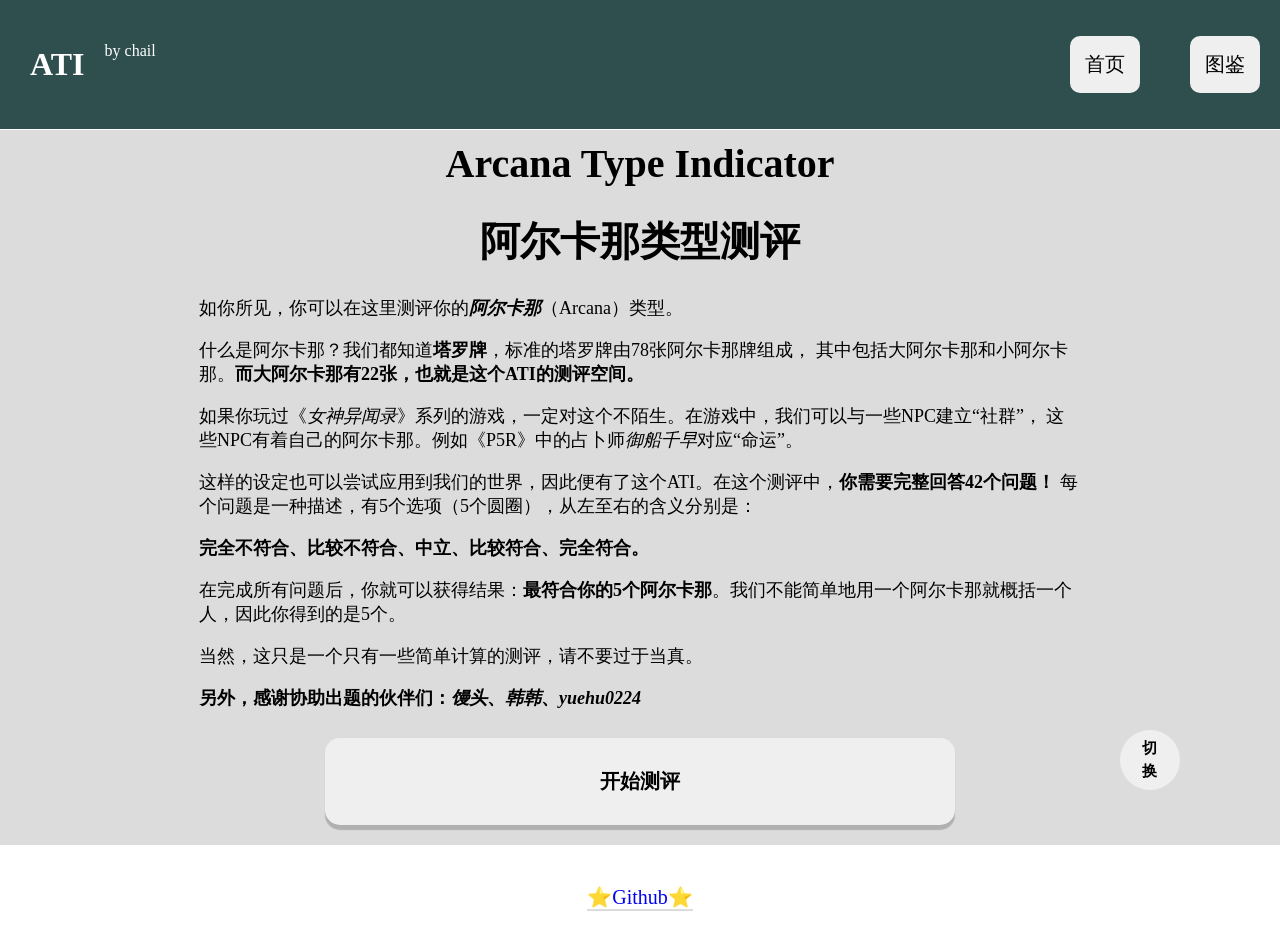
<file: index.html>
<!DOCTYPE html>
<html lang="zh-CN">
<head>
    <meta charset="UTF-8">
    <meta name="viewport" content="width=device-width, initial-scale=1.0">
    <title>ATI-鉴定你的阿尔卡那</title>
    <link rel="stylesheet" id="glo_theme" href="style.css">
    <link rel="icon" href="favicon.png">
</head>

<body>
    <header>
        <div class="info">
            <h1>ATI</h1>
            <p>by chail</p>
        </div>
        <ul>
            <li><button id="home">首页</button></li>
            <li><button id="catalog">图鉴</button></li>
        </ul>
    </header>
    <button id="theme" class="theme">切换</button>
    <div class="container">
        <div id="title-container" class="title-container">
            <h1>Arcana Type Indicator</h1>
            <h1>阿尔卡那类型测评</h1>
            <div id="brief" class="brief">
                <p>如你所见，你可以在这里测评你的<i><strong>阿尔卡那</strong></i>（Arcana）类型。</p>
                <p>什么是阿尔卡那？我们都知道<strong>塔罗牌</strong>，标准的塔罗牌由78张阿尔卡那牌组成，
                    其中包括大阿尔卡那和小阿尔卡那。<strong>而大阿尔卡那有22张，也就是这个ATI的测评空间。</strong></p>
                <p>如果你玩过《<i>女神异闻录</i>》系列的游戏，一定对这个不陌生。在游戏中，我们可以与一些NPC建立“社群”，
                    这些NPC有着自己的阿尔卡那。例如《P5R》中的占卜师<i>御船千早</i>对应“命运”。</p>
                <p>这样的设定也可以尝试应用到我们的世界，因此便有了这个ATI。在这个测评中，<strong>你需要完整回答42个问题！</strong>
                    每个问题是一种描述，有5个选项（5个圆圈），从左至右的含义分别是：</p>
                <p><strong>完全不符合、比较不符合、中立、比较符合、完全符合。</strong></p>
                <p>在完成所有问题后，你就可以获得结果：<strong>最符合你的5个阿尔卡那</strong>。我们不能简单地用一个阿尔卡那就概括一个人，因此你得到的是5个。</p>
                <p>当然，这只是一个只有一些简单计算的测评，请不要过于当真。</p>
                <p><strong>另外，感谢协助出题的伙伴们：<i>馒头</i>、<i>韩韩</i>、<i>yuehu0224</i></strong></p>
            </div>
            <button id="start">开始测评</button>
        </div>
        <div id="questions-container" class="questions-container">
            <div id="questions" class="questions hidden"></div>
            <button id="submit" class="submit hidden">查看结果</button>
        </div>
        <div id="result-container" class="result-container hidden">
            <div class="result_desc">
                1
            </div>
        </div>
        <button id="again" class="again hidden">再测一次</button>
    </div>
    <footer>
        <a href="https://github.com/chail233/Arcana-Type-Indicator">⭐Github⭐</a>
    </footer>
    <script src="script.js"></script>
</body>
</html>
</file>
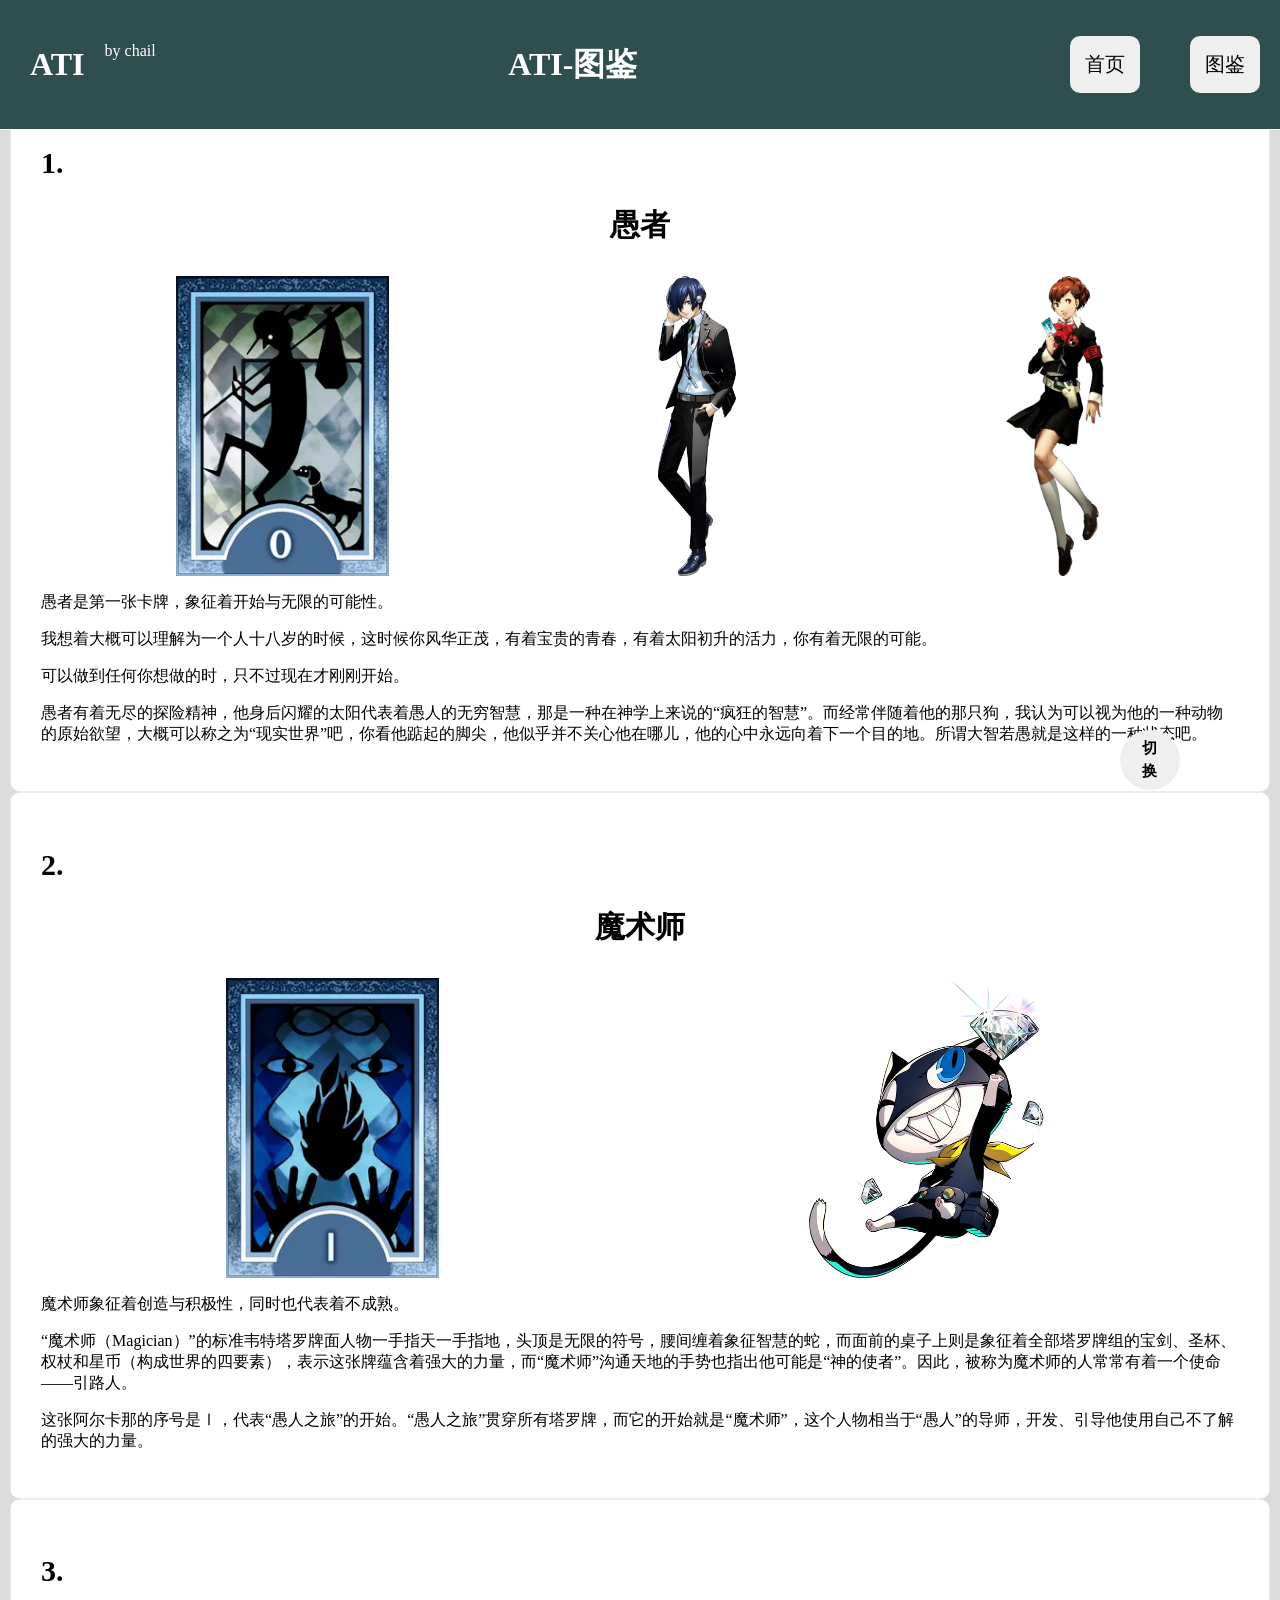
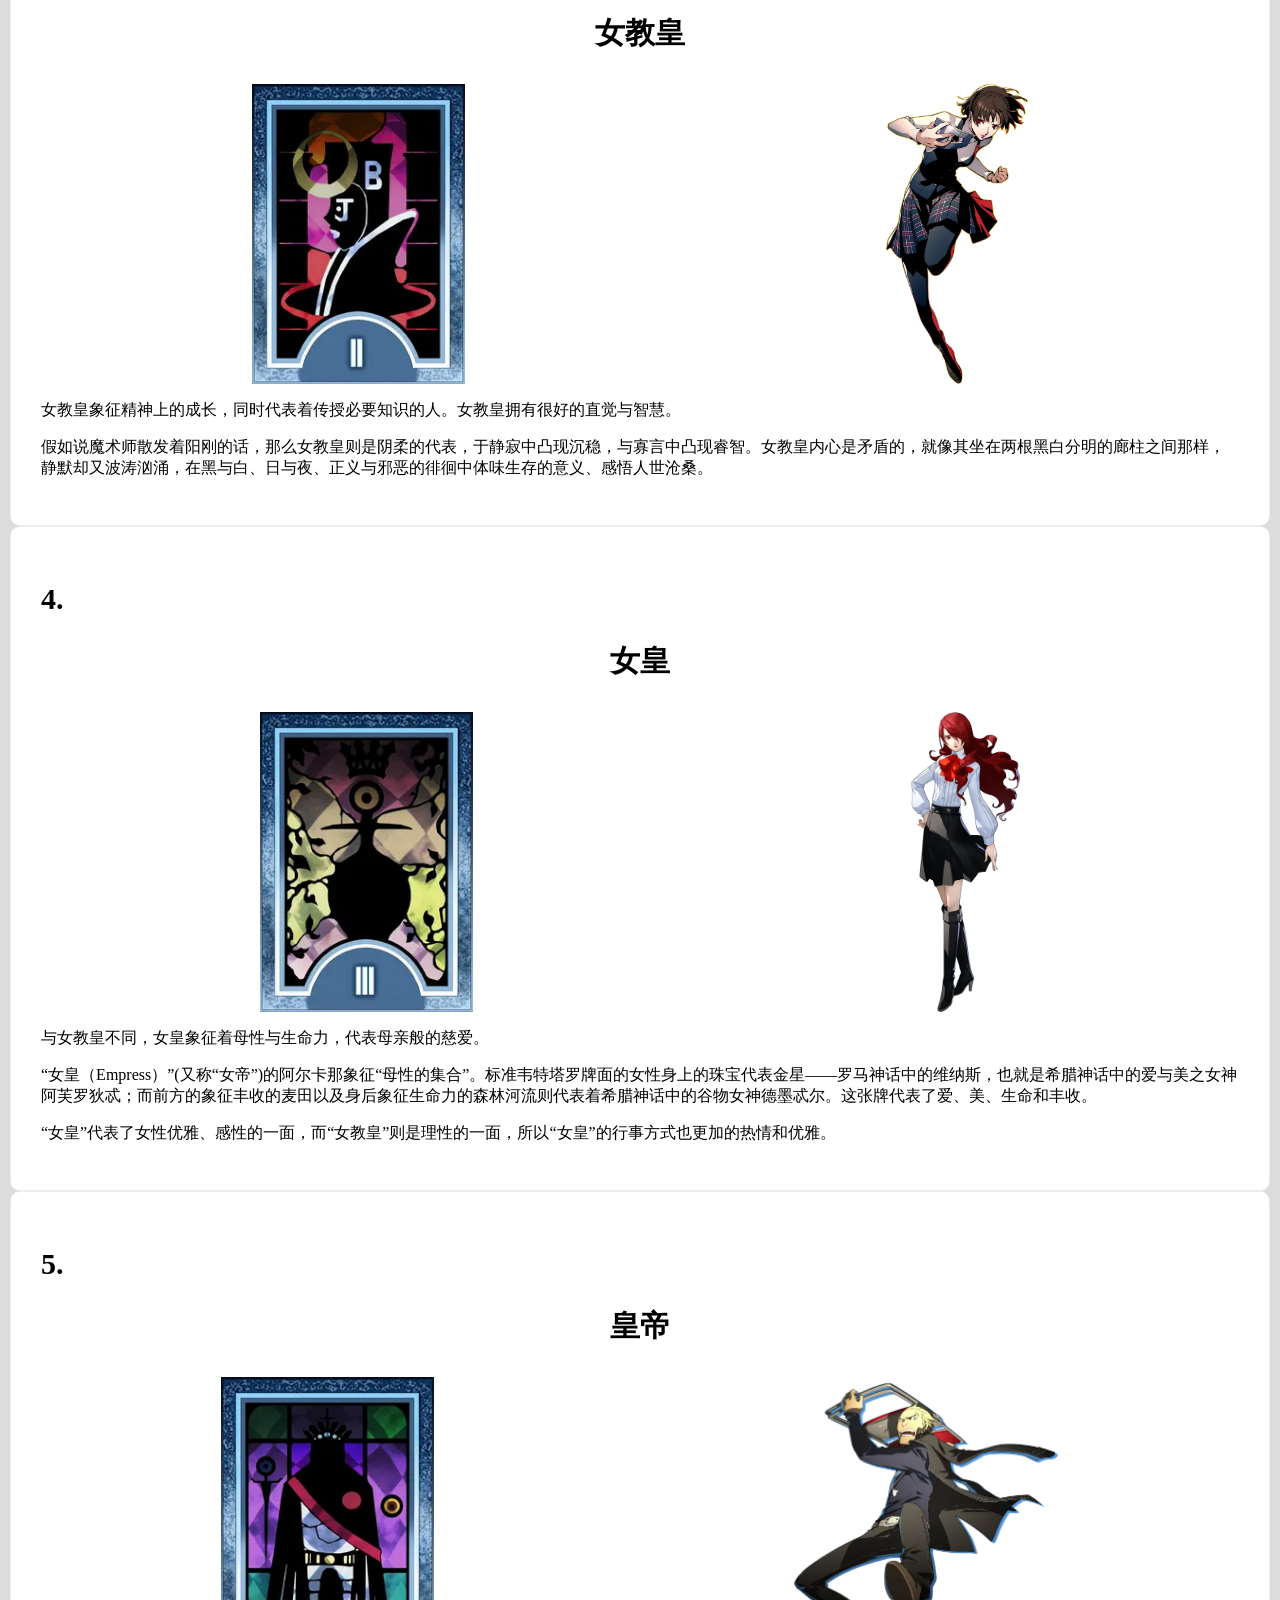
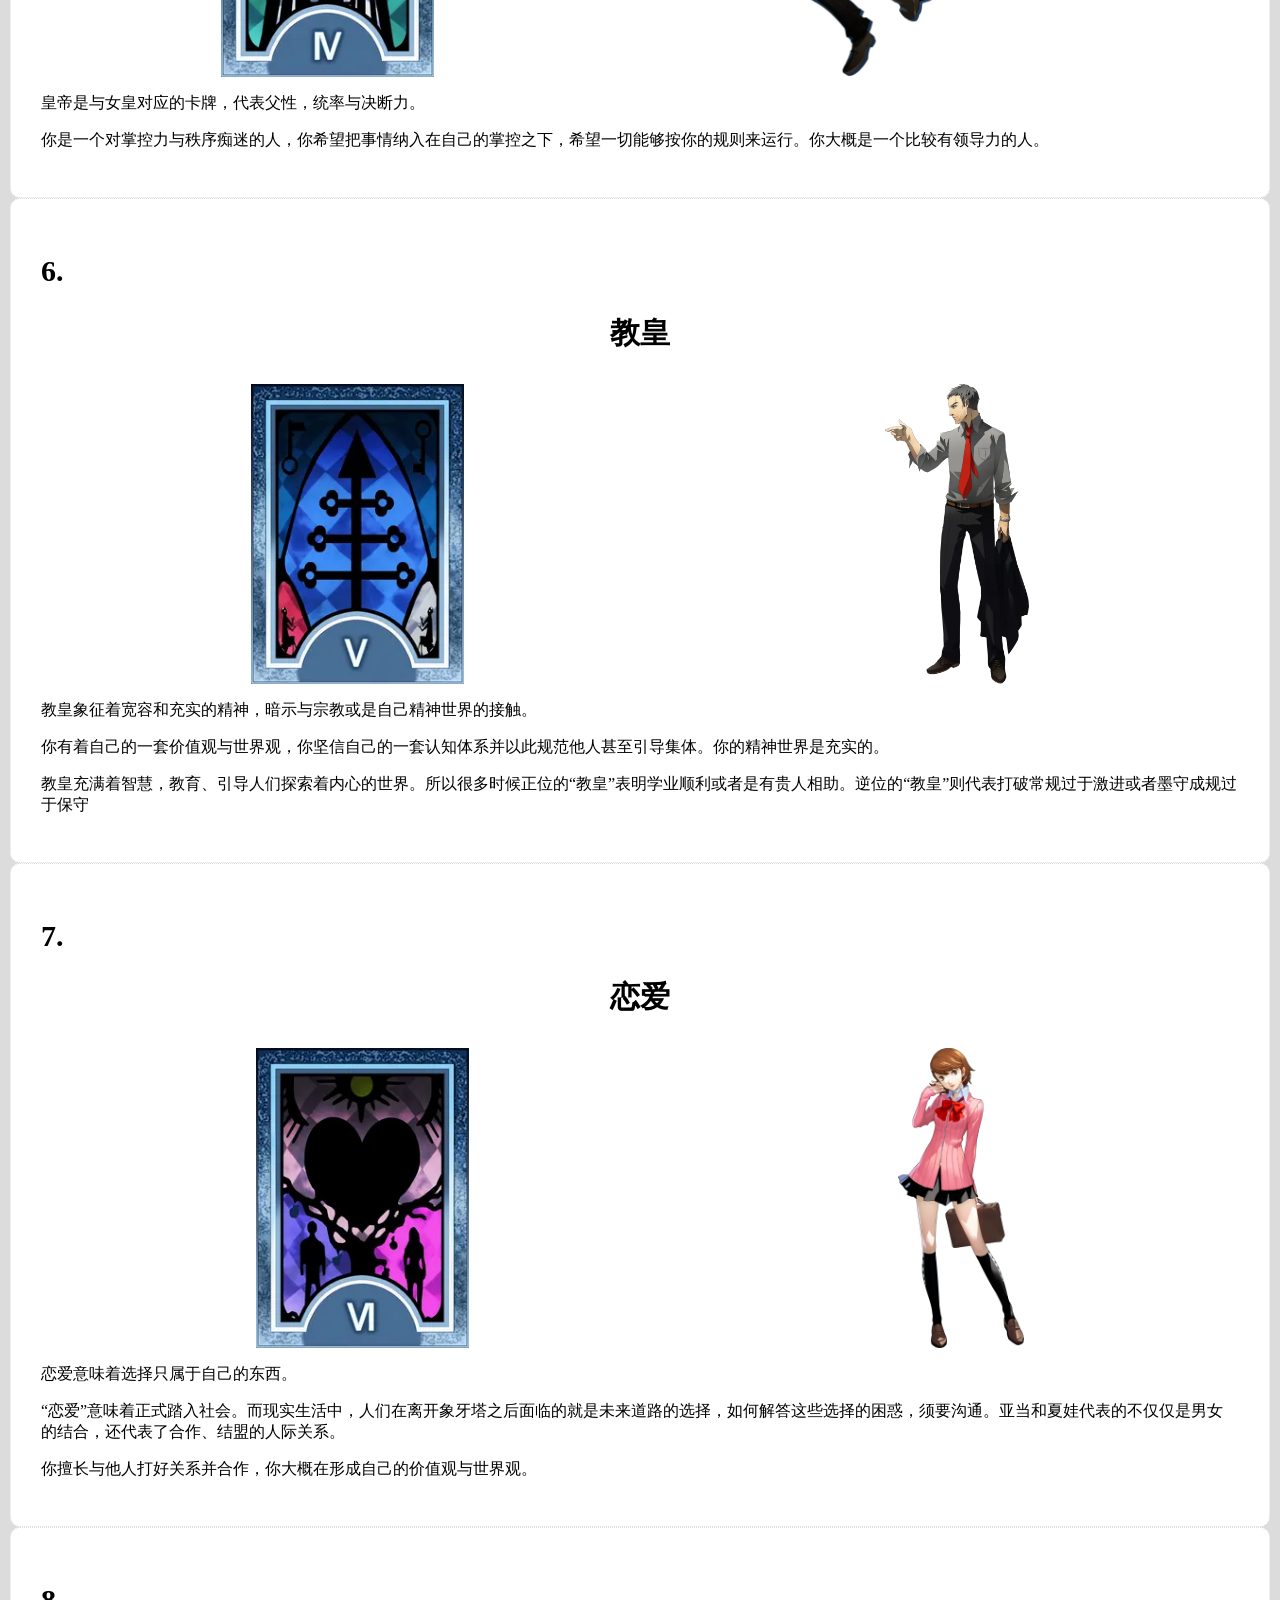
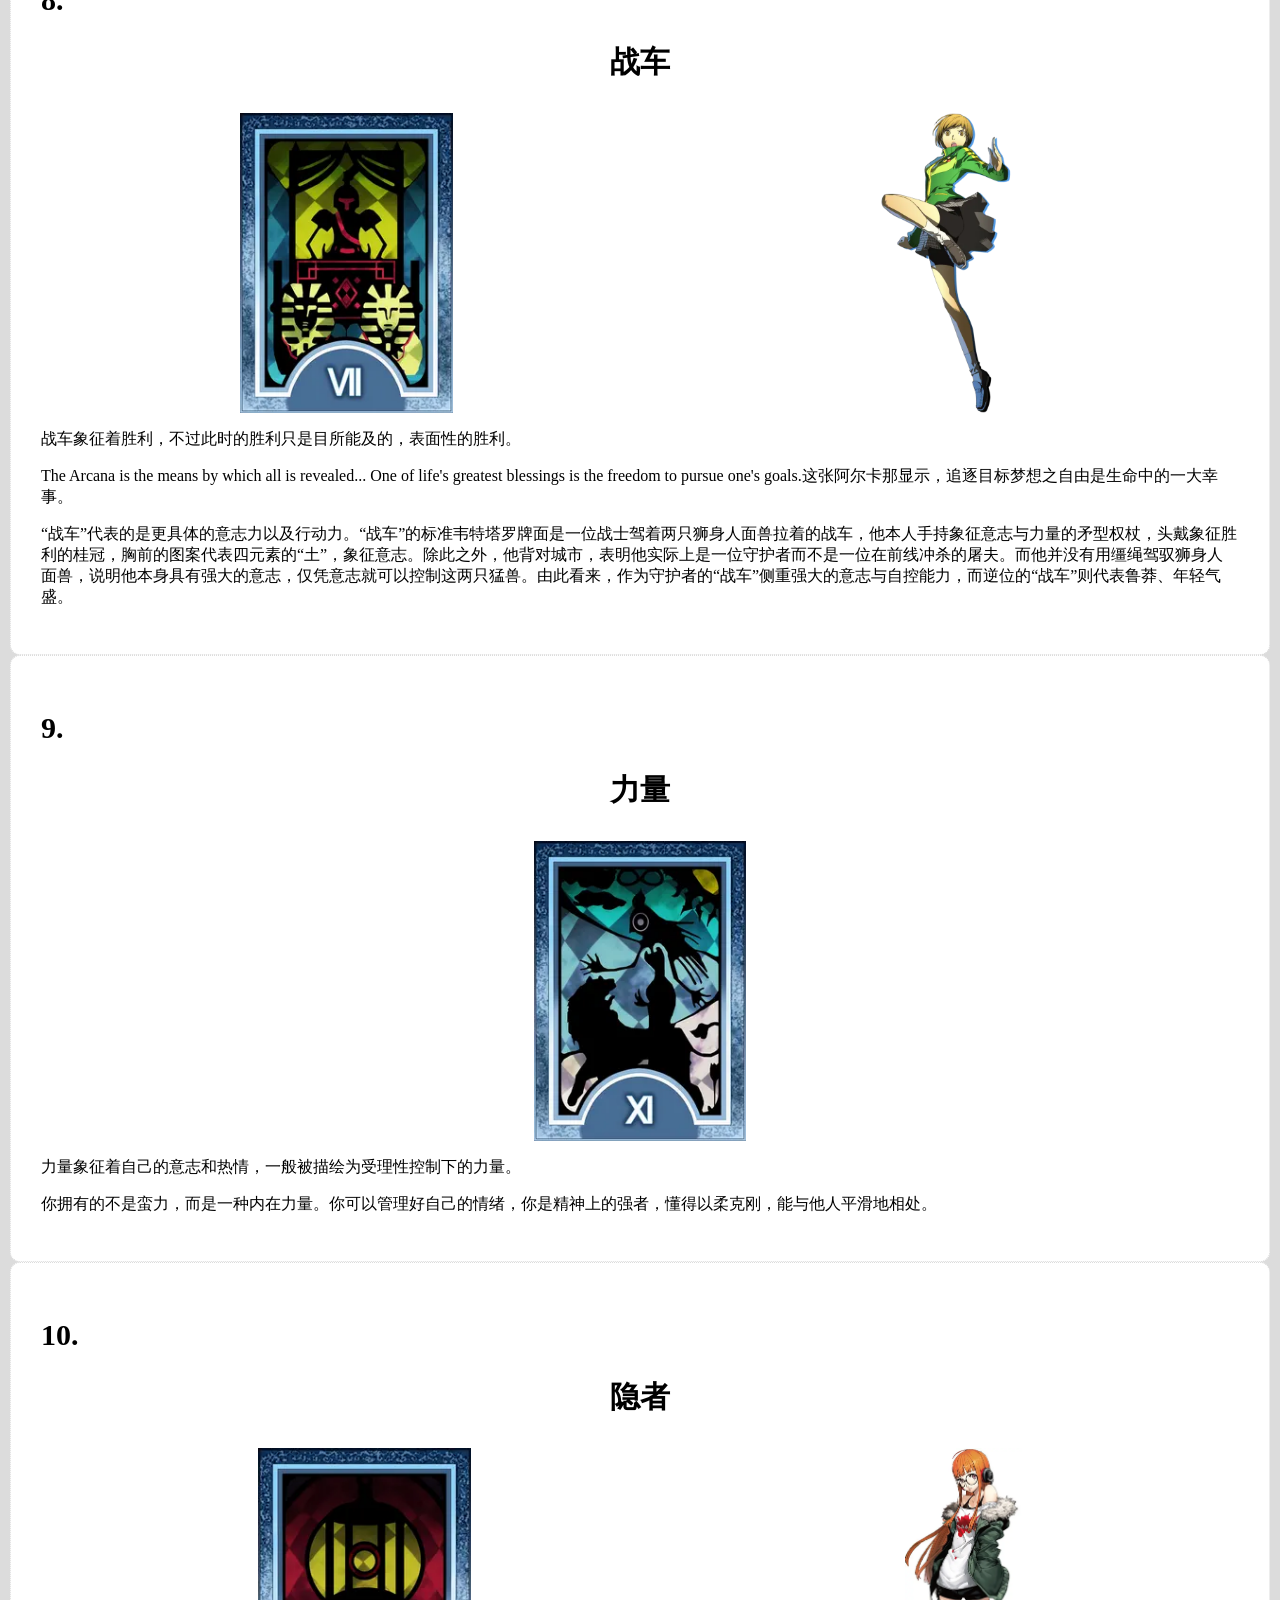
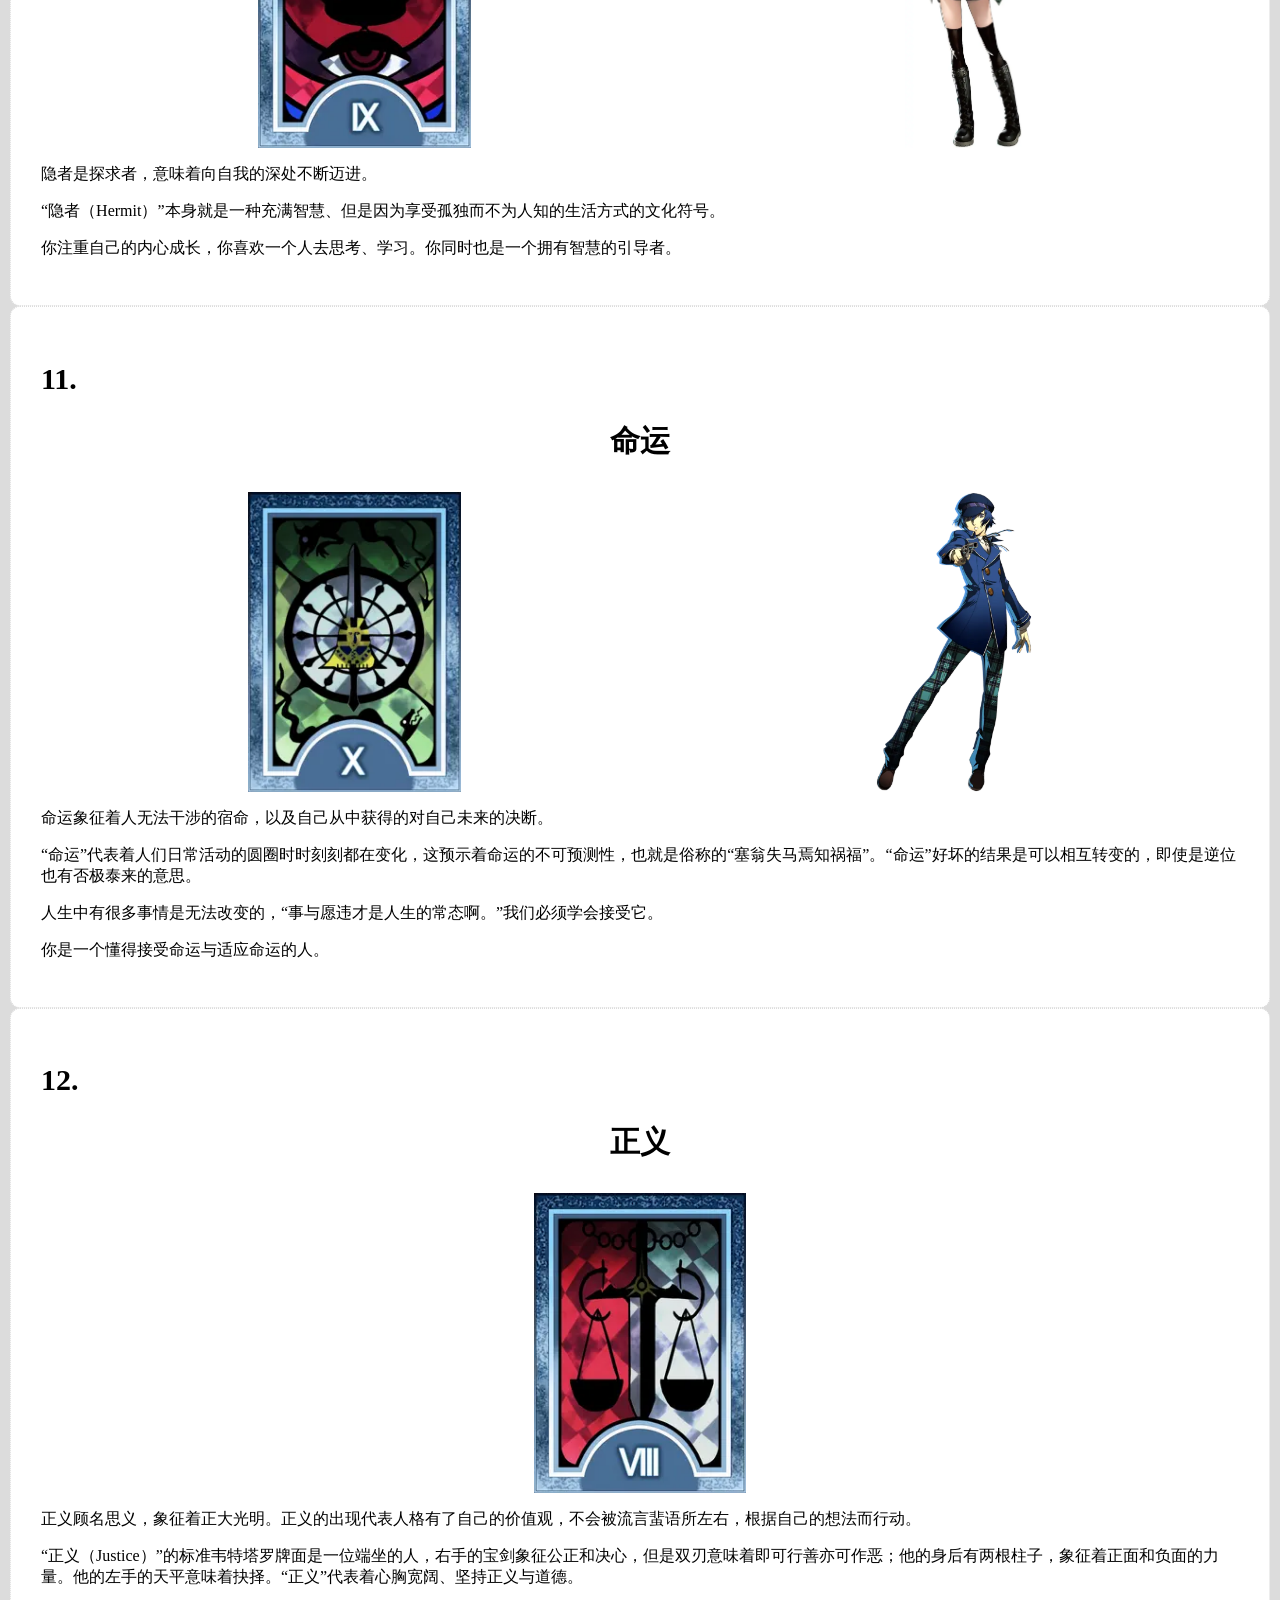
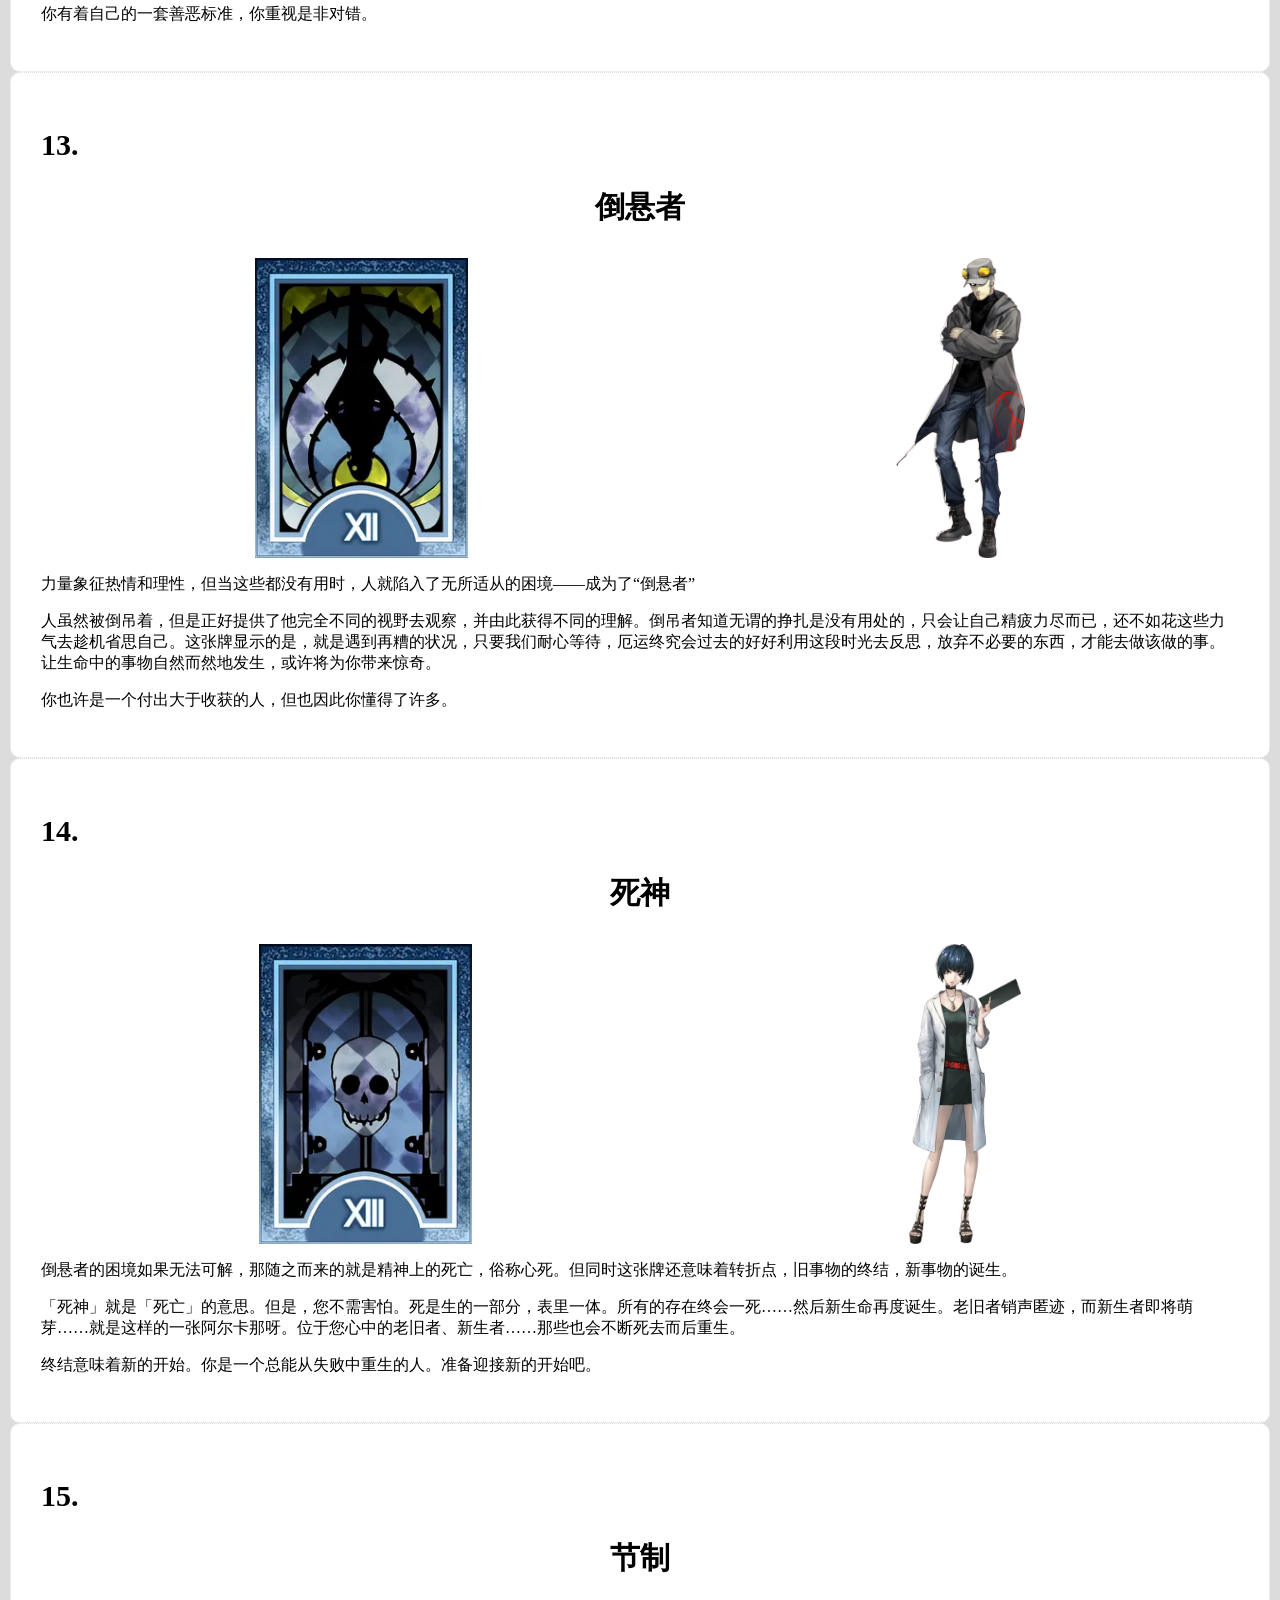
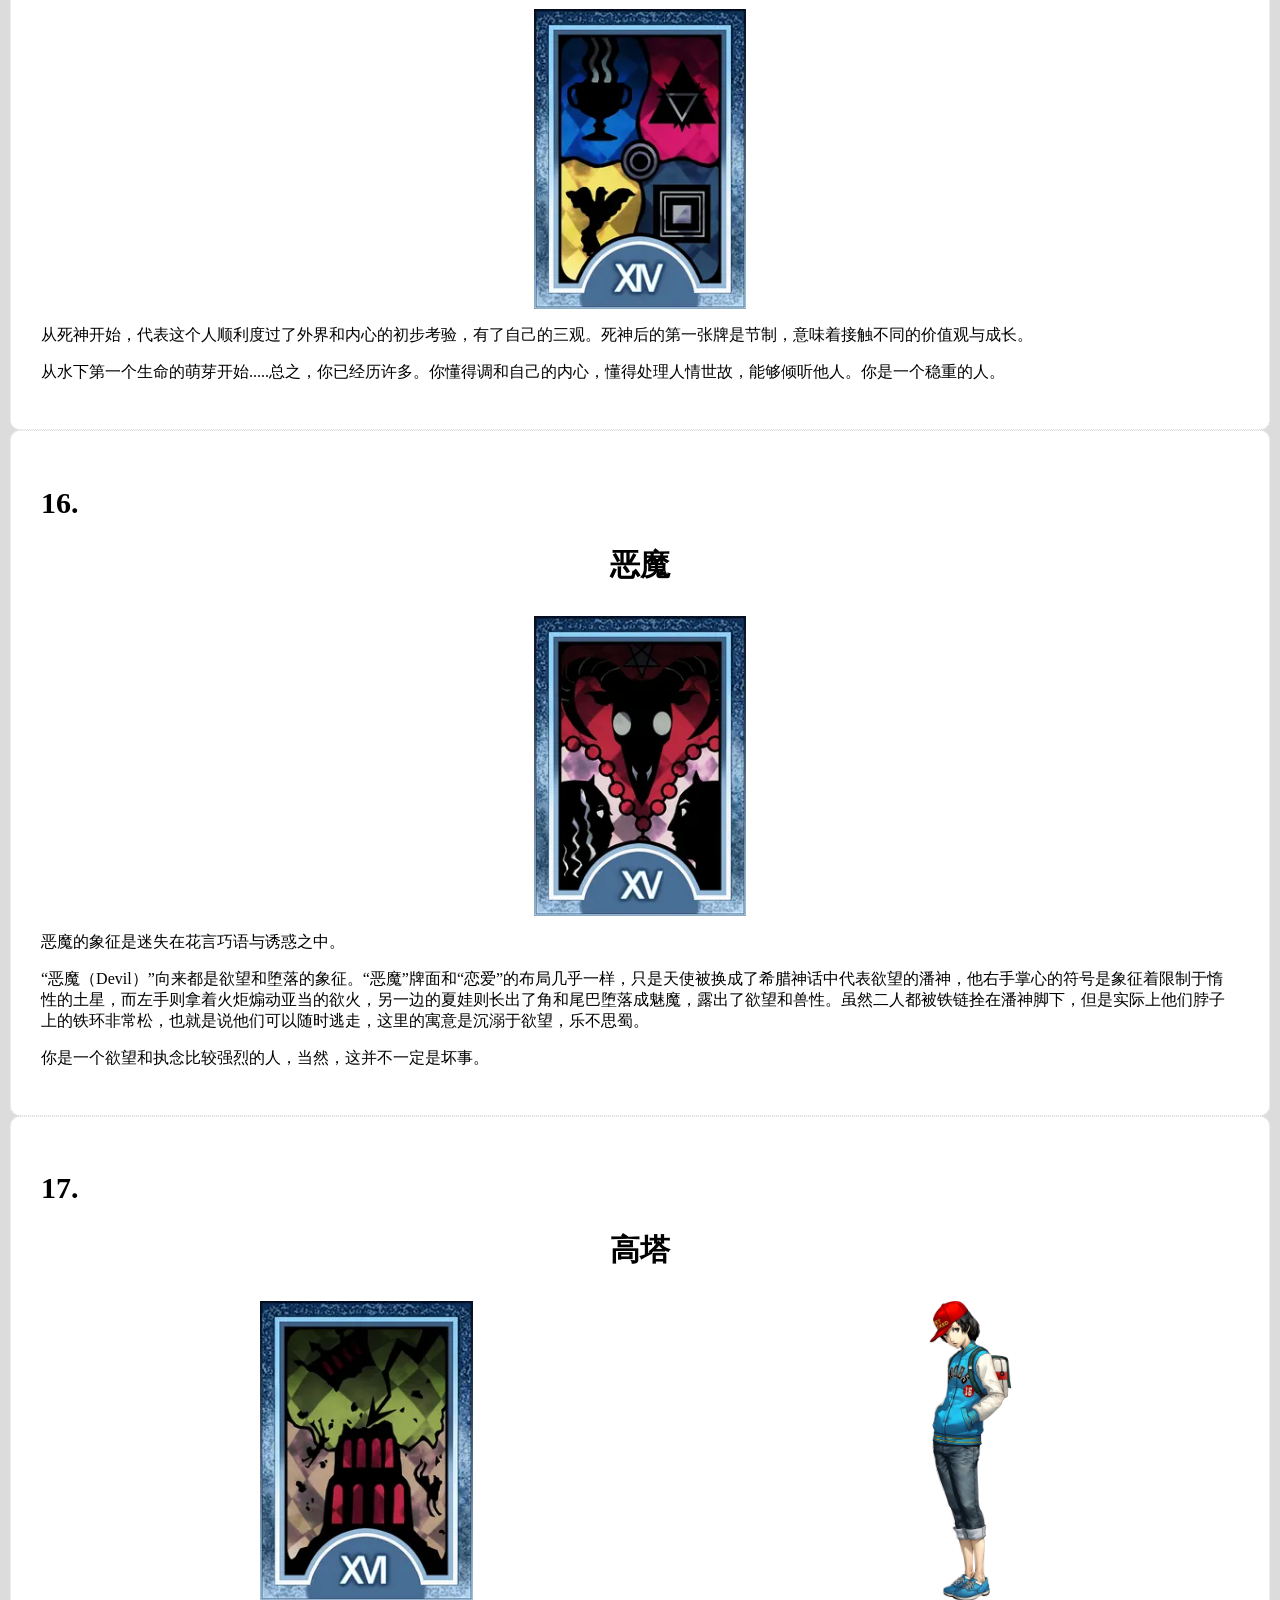
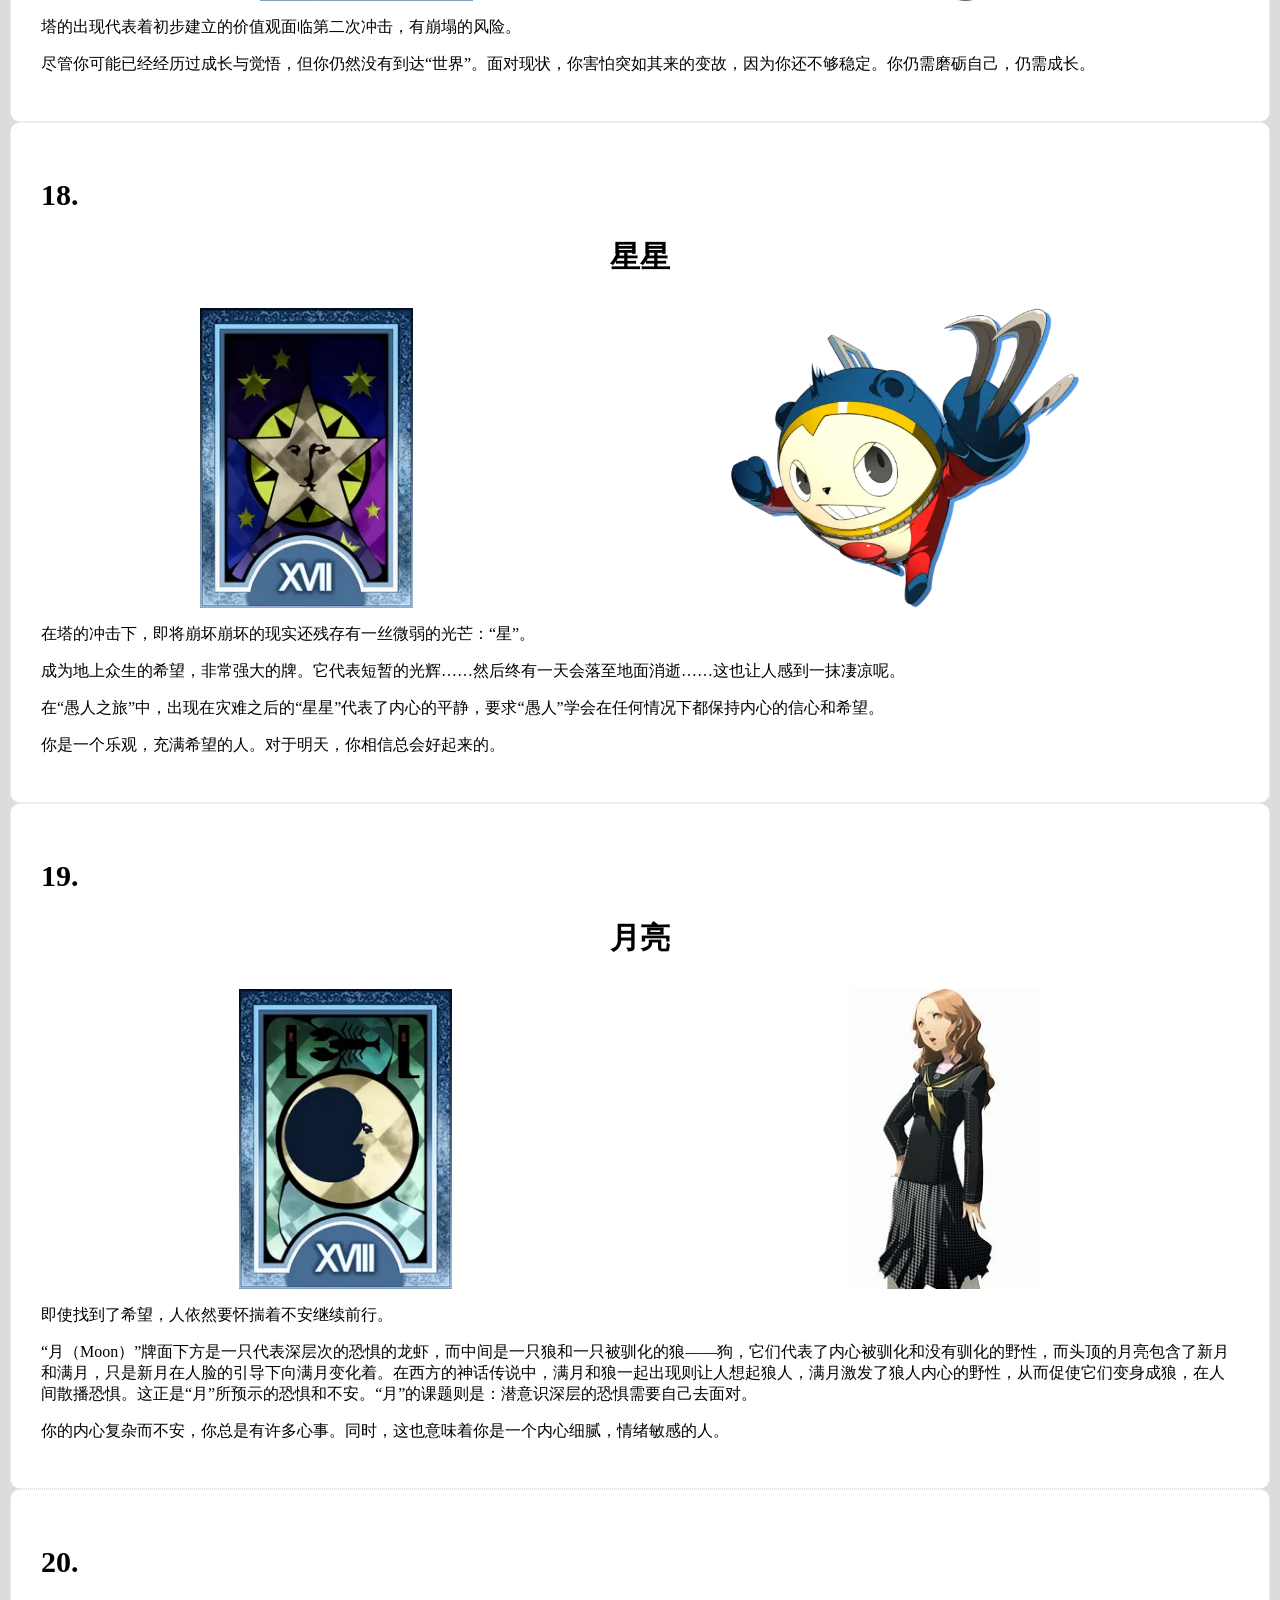
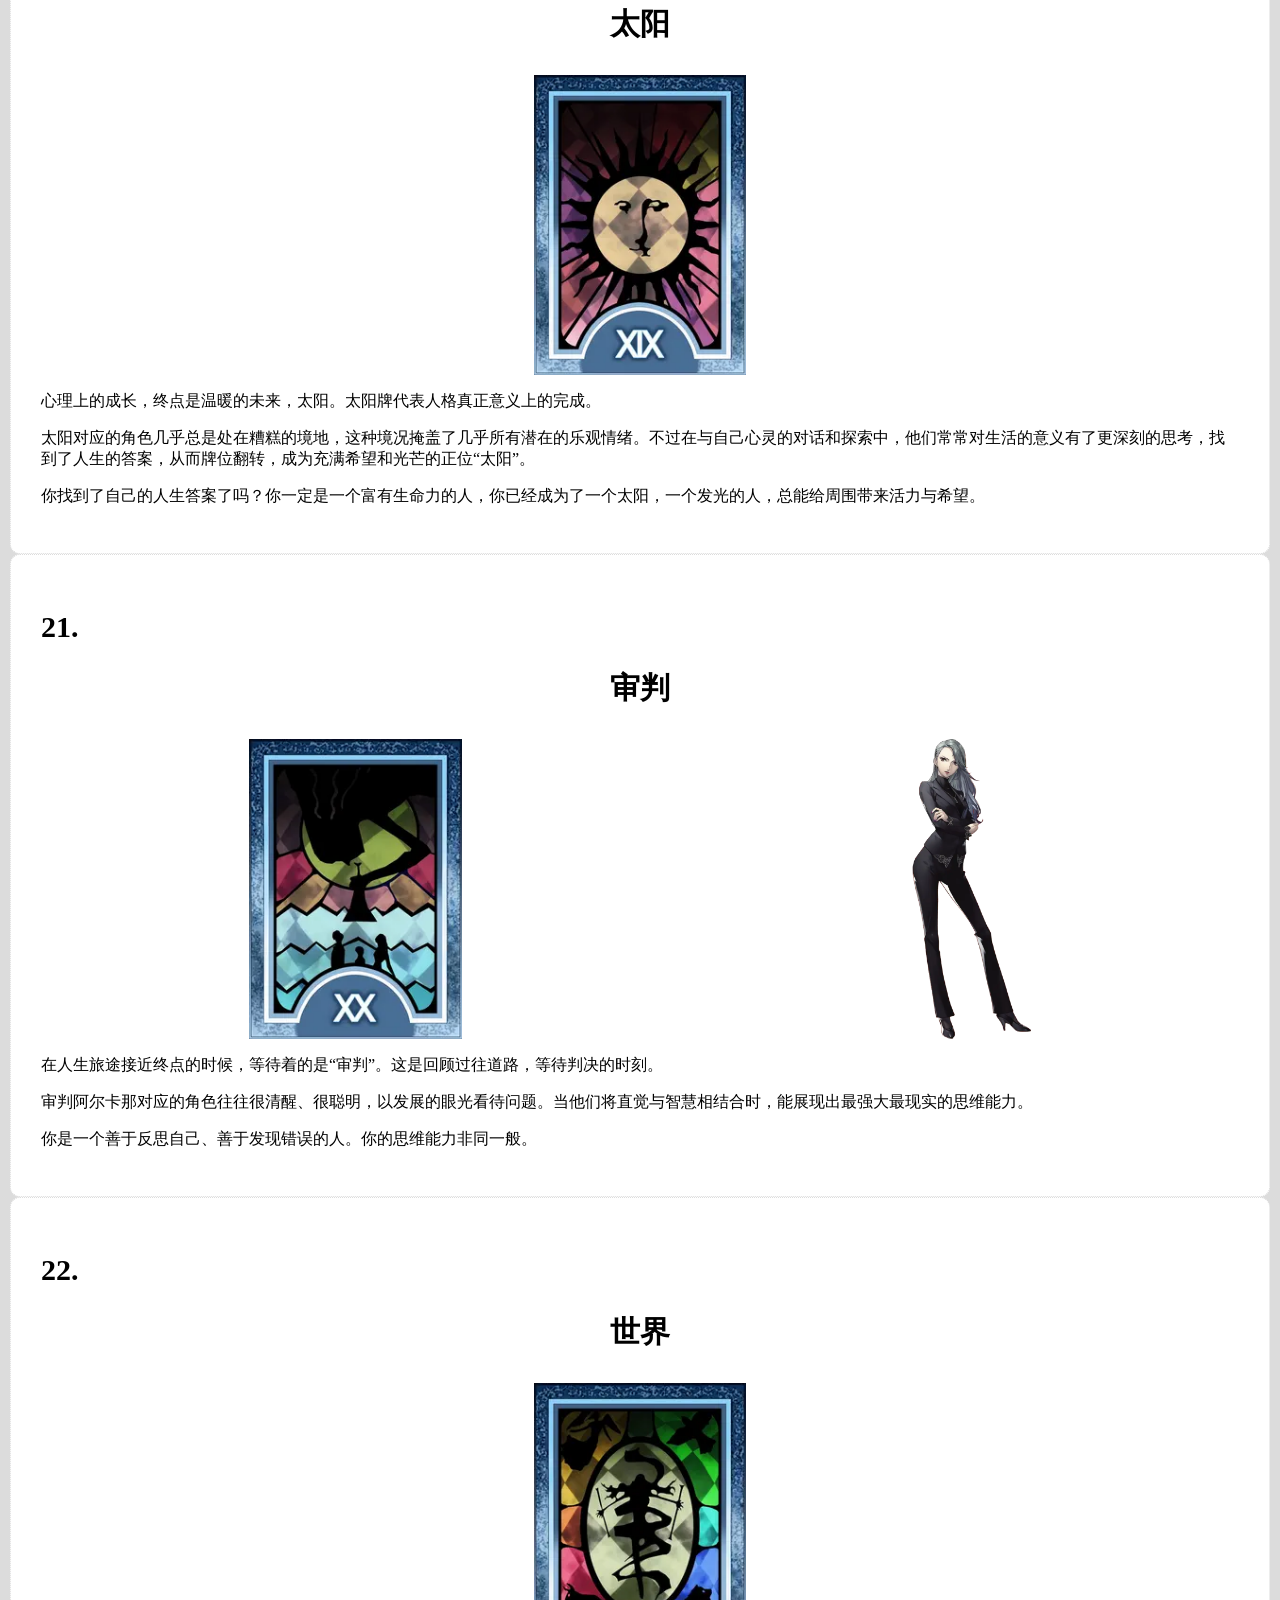
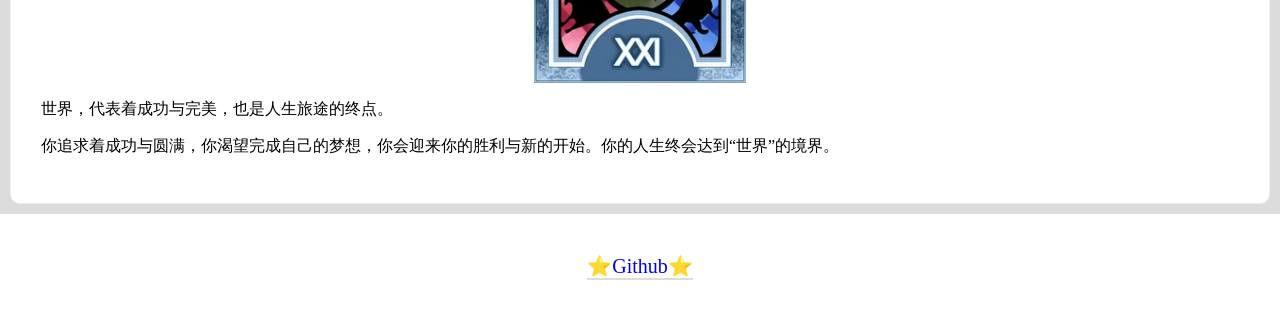
<file: catalog.html>
<!DOCTYPE html>
<html lang="zh-CN">
<head>
    <meta charset="UTF-8">
    <meta name="viewport" content="width=device-width,initial-scale=1,user-scalable=no">
    <title>ATI-图鉴</title>
    <link rel="stylesheet" id="glo_theme" href="style.css">
    <link rel="icon" href="favicon.png">
</head>
<header>
    <div class="info">
        <h1>ATI</h1>
        <p>by chail</p>
    </div>
    <h1>ATI-图鉴</h1>
    <ul>
        <li><button id="home">首页</button></li>
        <li><button id="catalog">图鉴</button></li>
    </ul>
</header>
<button id="theme" class="theme">切换</button>
<body>
    <div id class="container">
        <div id="result-container" class="result-container">

        </div>
    </div>
    <footer>
        <a href="https://github.com/chail233/Arcana-Type-Indicator">⭐Github⭐</a>
    </footer>
    <script src="catalog_script.js"></script>
</body>
</html>
</file>
<file: style.css>
html,body{
    margin: 0;
}
header{
    z-index: 100;
    opacity: 1;
    margin: 0;
    display: flex;
    position: fixed;
    top: 0;
    right: 0;
    left: 0;
    background-color: darkslategray;
    color: white;
    padding: 10px;
    width: 100%;
    justify-content: space-between;
    align-items: center;
    border-bottom: white solid 1px;
}
@media (max-width: 768px) {
    header{
        padding: 0;
        height: 10%;
    }
}
header button{
    font: normal 20px Verdana;
    width: auto;
    margin: 10px;
    padding: 15px;
    border-radius: 10px;
    border: none;
    box-shadow: 0 0;
    transition: 0.5s;
}
@media (max-width: 768px) {
    header button{
        padding: 10px;
        height: 60%;
        font-size: 15px;
    }
}
header ul{
    display: flex;
    list-style-type: none;
    margin-right: 20px;
}
header ul li{
    font: bold 20px/1.5 "Times New Roman";
    margin-left: 30px;
}
header h1{
    margin: 20px 20px;
}
@media (max-width: 768px) {
    header ul li{
        font: bold 15px/1.5 "Times New Roman";
        margin-left: 20px;
    }
    header h1{
        font-size: 20px;
        margin: 10px 10px;
    }
    header p{
        font-size: 10px;
    }
}
.theme{
    display: flex;
    justify-content: center;
    align-items: center;
    position: fixed;
    z-index: 99;
    top: 80%;
    right: 7%;
    width: 10px;
    height: 10px;
    font: bold 15px/1.5 "Times New Roman";
    box-shadow: 0 0 0;
    border-radius: 50%;
}
.info{
    display: flex;
}
.container{
    margin:30px 0;
    padding: 10px;
    background-color: gainsboro;
}
@media (max-width: 768px) {
    .container{
        margin: 60px 0 0 0;
    }
}
.title-container{
    margin-top: 100px;
    text-align: center;
}
.title-container h1{
    font-size: 40px;
}
.title-container p{
    font-size: 20px;
}
.brief{
    display: block;
    text-align: left;
    margin: 5px 15%;
}
@media (max-width: 768px) {
    .brief{
        margin: 5px 5%;
    }
}
.brief p{
    font-size: 18px;
}
button{
    font: bold 20px Verdana;
    width: 50%;
    margin: 10px;
    padding: 30px;
    border-radius: 15px;
    border: none;
    box-shadow: 0 5px 1px rgba(0,0,0,0.2);
    transition: 0.5s;
}
button:hover{
    background-color: darkslategray;
    color: white;
}
.questions-container{
    margin: 0 10%;
    background-color: white;
    border-radius: 10px;
}
@media (max-width: 768px) {
    .questions-container{
        margin: 0 2%;
    }
}
.question{
    padding: 10px;
    border-radius: 15px;
    font: bold 18px/1.5 "Helvetica Neue", Helvetica, Arial, sans-serif;
}

.fadein{
    animation: fadeIn 2s forwards;
}
@keyframes fadeIn {
    0%{
        opacity: 0;
        transform: translateY(-10px);
    }
    100%{
        opacity: 1;
        transform: translateY(0);
    }
}
.result-container{

}
.desc{
    font: normal 15px Verdana;
    display: flex;
    padding: 5px;
    justify-content: space-around;
    align-items: center;
}
.options{
    display: flex;
    border-bottom: 1px gray solid;
    padding: 5px;
    justify-content: space-around;
    align-items: center;
}
.option{
    margin: 20px 5px;
    padding: 0;
    border-radius: 50%;
    box-shadow: none;
    border: 2px solid gray;
}
@media (max-width: 768px) {
    .option{
        margin: 35px 0;
    }
}
.option:hover{
    scale: 1.3;
}
.selected{
    background-color: darkslategray;
    scale: 1.2;
    transition: 0.5s;
}
.result-container{
    margin-top: 50px;
}
.res_img{
    display: flex;
    justify-content: space-around;
    align-items: center;
}
@keyframes float {
    0% {
        transform: translateY(0);
    }

    50% {
        transform: translateY(-10px);
    }

    100% {
        transform: translateY(0);
    }
}
.character{
    height: 300px;
    width: auto;
    animation: float 3s ease-in-out infinite;
}
@media (max-width: 768px) {
    .character{
        width: 30%;
        height: auto;
    }
}
.result_1{
    padding: 30px;
    background-color: darkslategray;
    border-radius: 10px;
    color: gainsboro;
}
.result_1 h2{
    text-align: center;
    font-size: 30px;
}
.result_1 span{
    display: block;
    font-style: italic;
    font-size: 50px;
    text-align: center;
    text-decoration: underline;
}
.results{
    border-radius: 10px;
    padding: 30px;
    background-color: white;
    border: 1px dotted gainsboro;
}
.results h2{
    font-size: 30px;
}
.results span{
    display: block;
    font-size: 30px;
    font-weight: bold;
    text-align: center;
    margin-bottom: 30px;
}
.again{
    display: block;
    margin: 10px auto;
}
footer{
    display: flex;
    margin: 20px;
    text-align: center;
    justify-content: space-around;
    color: gray;
}
a{
    margin: 10px;
    text-decoration: none;
    font-size: 20px;
    border-bottom: 2px solid gainsboro;
}
.submit{
    display: block;
    margin: 20px auto;
}
.hidden{
    display: none;
}
</file>
